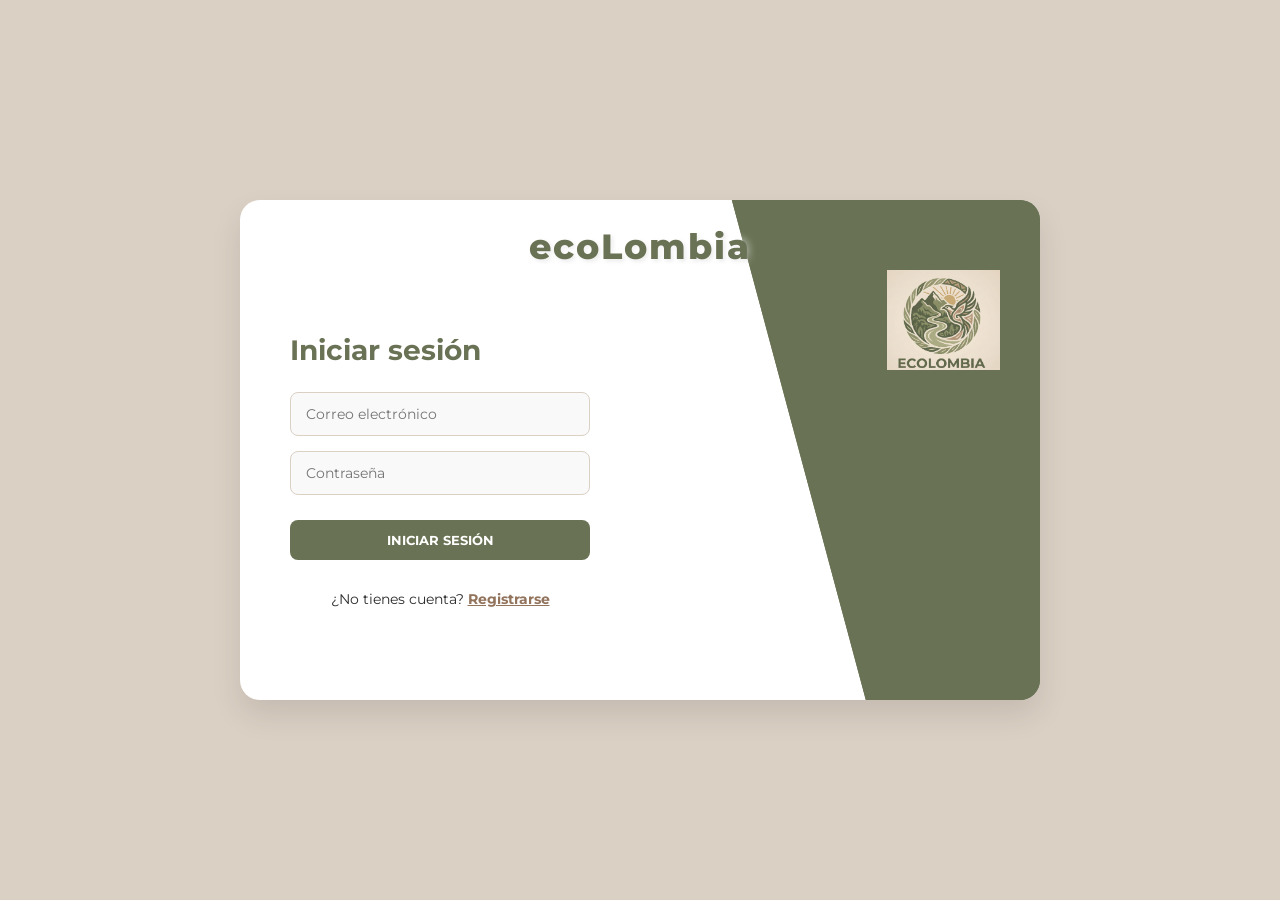
<file: login.html>
<!DOCTYPE html>
<html lang="es">
<head>
    <meta charset="UTF-8">
    <meta name="viewport" content="width=device-width, initial-scale=1.0">
    <title>EcoLombia</title>
    <link rel="stylesheet" href="assets/css/login.css">
    <link href="https://fonts.googleapis.com/css2?family=Montserrat:wght@300;500;700;800&display=swap" rel="stylesheet">
</head>
<body>
    <div class="card">
        <h1 class="main-title">ecoLombia</h1>
        <div class="card-bg card-bg-1 signin"></div>
        <div class="card-bg card-bg-2 signin"></div>
        <img src="assets/img/logo.png" class="logo logo-1 signin" alt="Logo">
        <img src="assets/img/logo.png" class="logo logo-2 signin" alt="Logo">
        <div class="form signin active">
            <form onsubmit="event.preventDefault();">
                <h2>Iniciar sesión</h2>
                <input type="email" placeholder="Correo electrónico">
                <input type="password" placeholder="Contraseña">
                <button type="button" onclick="ingresarAlSistema()">INICIAR SESIÓN</button>
                <p>¿No tienes cuenta? <em onclick="toggleView()">Registrarse</em></p>
            </form>
        </div>
        <div class="form signup">
            <form onsubmit="event.preventDefault();">
                <h2>Registrarse</h2>
                <input type="text" placeholder="Nombre">
                <input type="email" placeholder="Correo electrónico">
                <input type="password" placeholder="Contraseña">
                <button type="submit">REGISTRARSE</button>
                <p>¿Ya tienes cuenta? <em onclick="toggleView()">Iniciar sesión</em></p>
            </form>
        </div>
    </div>
    <script src="assets/js/login.js"></script>
</body>
</html>
</file>
<file: assets/css/login.css>
* {
    margin: 0;
    padding: 0;
    box-sizing: border-box;
    font-family: 'Montserrat', Arial, sans-serif;
}
:root {
    --color-primary: #697254;
    --color-primary-light: #EBDDCD;
    --color-primary-dark: #8C916C;
    --color-secondary: #92735C;
    --color-secondary-light: #B69C85;
    --color-neutral: #DBD0C4;
    --color-bg: #DBD0C4;
    --color-text: #2c2c2c;
}
body {
    display: flex;
    justify-content: center;
    align-items: center;
    min-height: 100vh;
    background-color: var(--color-bg);
}
.card {
    position: relative;
    overflow: hidden;
    width: 800px;
    height: 500px;
    border-radius: 20px;
    background: #ffffff;
    box-shadow: 0 15px 30px rgba(0, 0, 0, 0.1);
}
/* --- TÍTULO ECOLOMBIA FIJO ARRIBA --- */
.main-title {
    position: absolute;
    top: 25px;
    left: 0;
    width: 100%;
    text-align: center;
    z-index: 10;
    color: var(--color-primary);
    font-size: 2.2rem;
    font-weight: 800;
    letter-spacing: 2px;
    pointer-events: none;
    /* Sombra para que se lea bien sobre el verde y el blanco */
    text-shadow: 0 0 10px rgba(255, 255, 255, 0.8), 2px 2px 4px rgba(0,0,0,0.1);
}
/* --- ANIMACIÓN DE FONDOS SIMÉTRICA --- */
.card-bg {
    position: absolute;
    z-index: 2;
    top: -50%;
    left: -25%;
    width: 150%;
    height: 200%;
    background-color: var(--color-primary);
    transition: all 0.7s ease-in-out;
}
.card-bg-1.signin, .card-bg-2.signin {
    transform: translateX(65%) rotate(-15deg); 
}
.card-bg-1.signup, .card-bg-2.signup {
    transform: translateX(-65%) rotate(15deg); 
}
/* --- LOGOS MÁS GRANDES --- */
.logo {
    position: absolute;
    top: 70px;
    z-index: 4;
    height: 100px; /* Tamaño ajustado para ser más grande */
    transition: all 0.7s ease-in-out;
}
.logo-1.signin { right: 40px; opacity: 1; }
.logo-1.signup { right: -200px; opacity: 0; }
.logo-2.signin { left: -200px; opacity: 0; }
.logo-2.signup { left: 40px; opacity: 1; }
/* --- FORMULARIOS --- */
.form {
    position: absolute;
    z-index: 3;
    top: 40px;
    bottom: 0;
    width: 50%;
    display: flex;
    flex-direction: column;
    justify-content: center;
    padding: 0 50px;
    transition: all 0.7s ease-in-out;
}
.form.signin { left: 0; }
.form.signup { right: 0; }
.form form {
    display: flex;
    flex-direction: column;
    gap: 15px;
    opacity: 0;
    pointer-events: none;
    transition: 0.4s ease-in-out;
}
.form.active form {
    opacity: 1;
    pointer-events: auto;
    transition-delay: 0.3s;
}
.form h2 {
    color: var(--color-primary);
    font-size: 28px;
    margin-bottom: 10px;
}
.form input {
    width: 100%;
    padding: 12px 15px;
    border: 1px solid var(--color-neutral);
    border-radius: 8px;
    background-color: #f9f9f9;
    outline: none;
    font-size: 14px;
}
.form input:focus {
    border-color: var(--color-primary);
}
.form button {
    padding: 12px;
    border: none;
    border-radius: 8px;
    background-color: var(--color-primary);
    color: white;
    font-weight: bold;
    cursor: pointer;
    margin-top: 10px;
    transition: 0.3s;
}
.form button:hover {
    background-color: var(--color-primary-dark);
}
.form p {
    text-align: center;
    font-size: 14px;
    color: var(--color-text);
    margin-top: 15px;
}
.form p em {
    color: var(--color-secondary);
    font-style: normal;
    font-weight: bold;
    cursor: pointer;
    text-decoration: underline;
}
</file>
